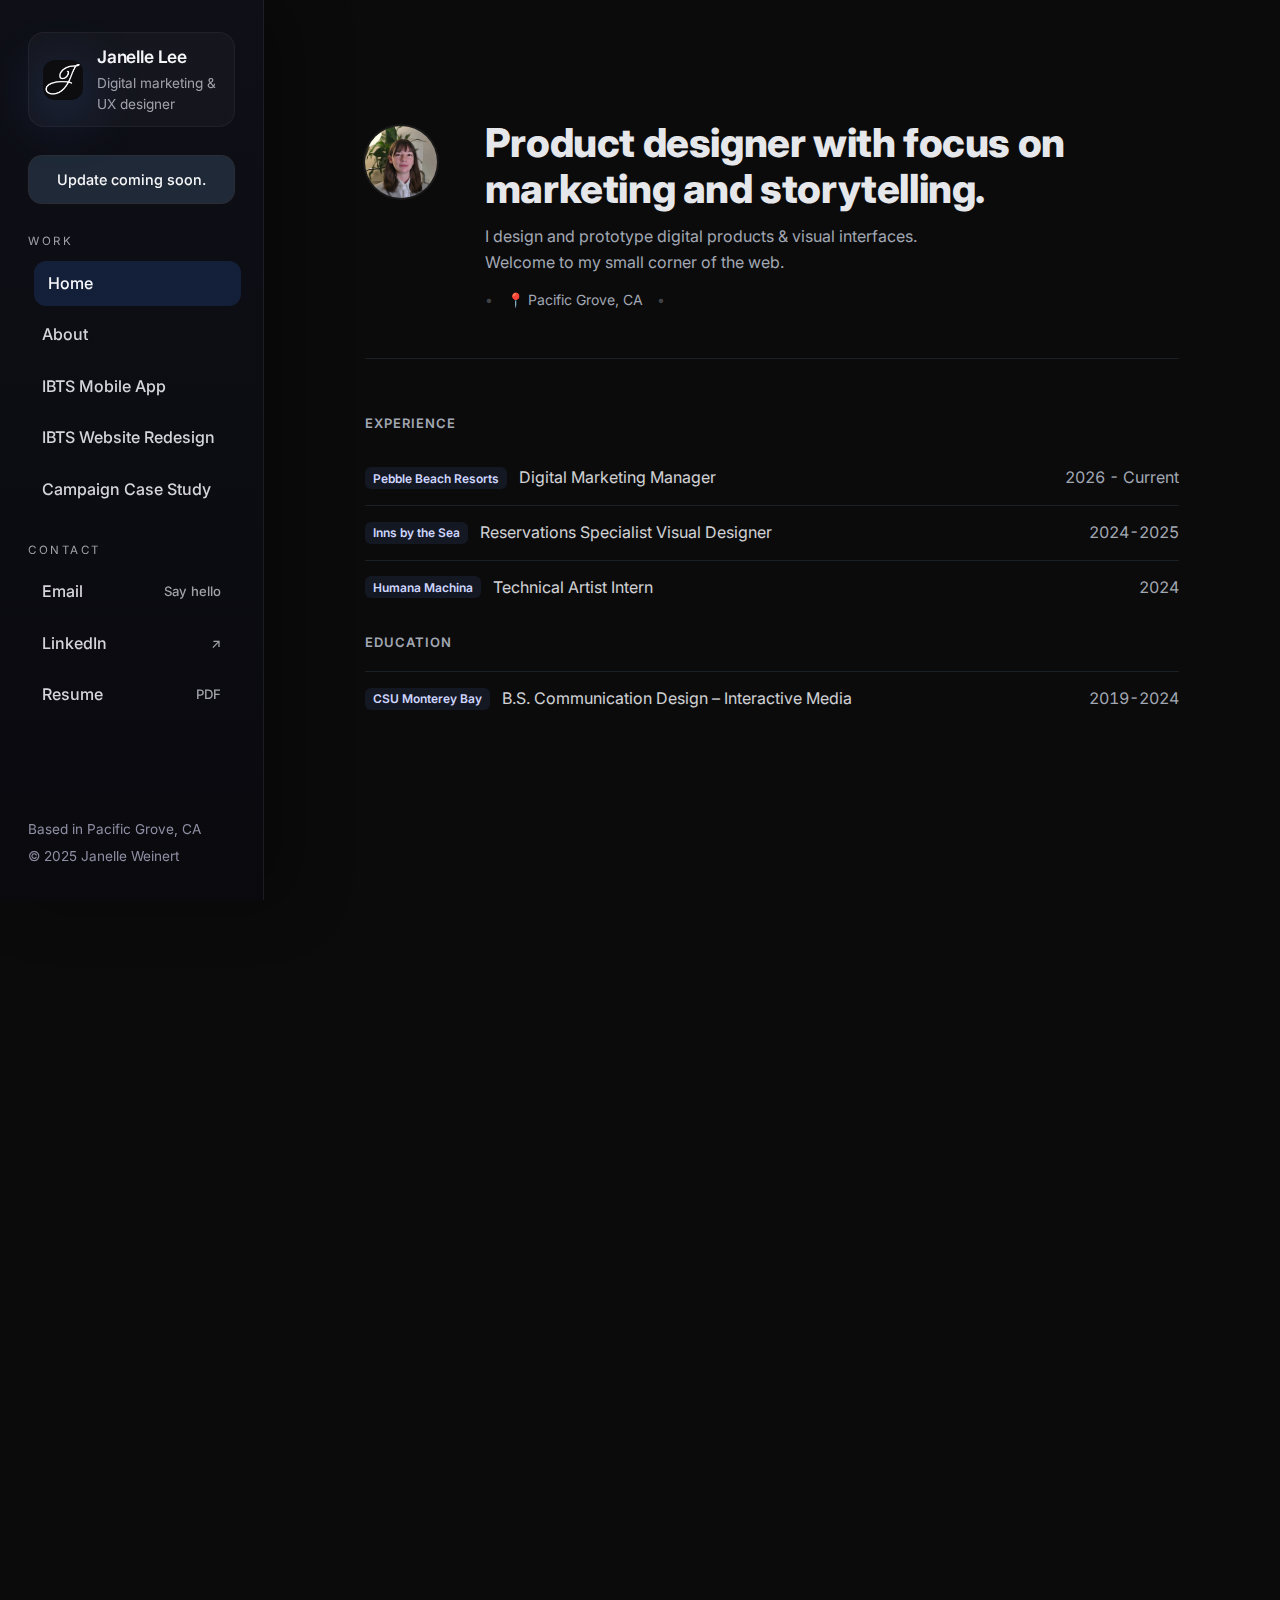
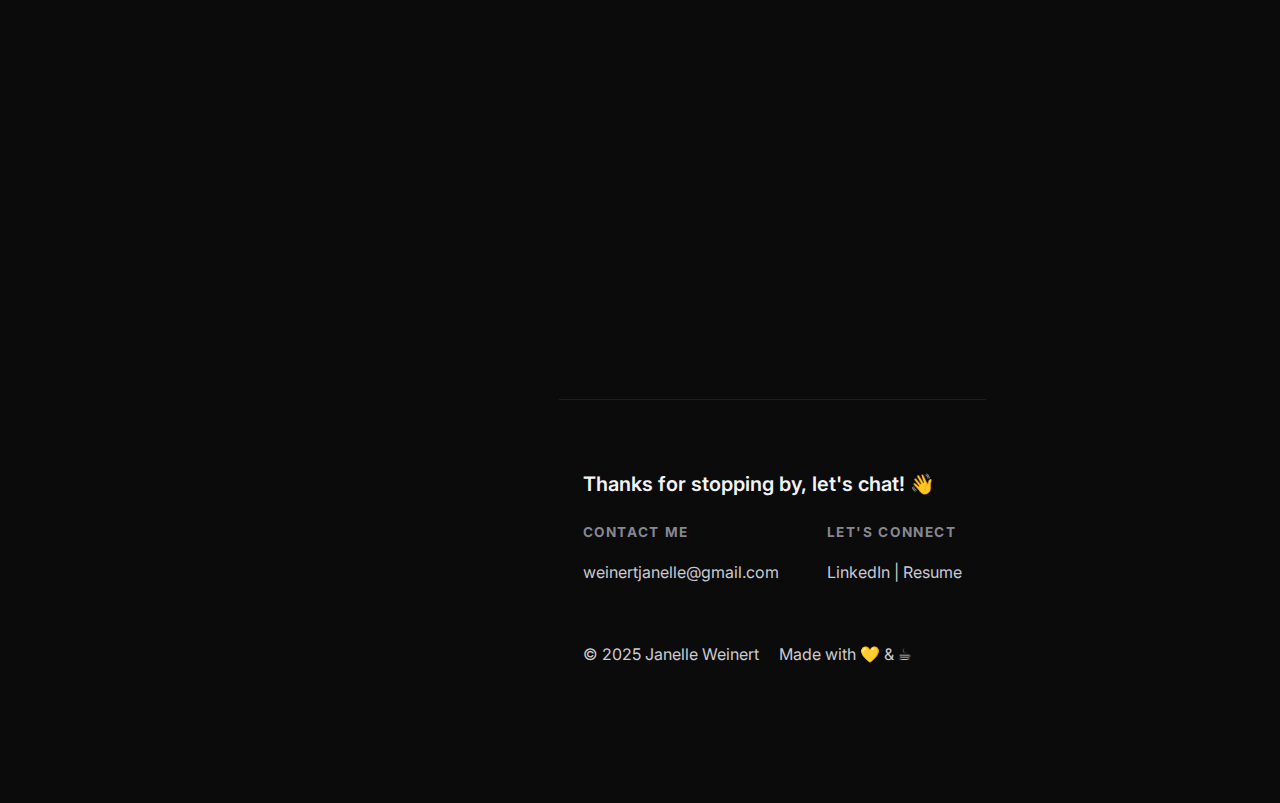
<file: index.html>
<!DOCTYPE html>
<html lang="en">
<head>
  <meta charset="UTF-8" />
  <meta name="viewport" content="width=device-width, initial-scale=1.0" />
  <title>Janelle Lee</title>

  <!-- Fonts used -->
  <link href="https://fonts.googleapis.com/css2?family=Inter:wght@400;500;700&display=swap" rel="stylesheet">
  <link rel="stylesheet" href="index.css" />

  <!-- Favicon -->
<link rel="icon" type="image/png" sizes="32x32" href="assets/cj-favicon-32.png">
<link rel="icon" type="image/png" sizes="16x16" href="assets/cj-favicon-16.png">
<link rel="shortcut icon" href="assets/j-favicon-32.png">
</head>


<body>
<div class="site-shell">
    <nav class="site-nav" id="site-navigation" aria-label="Primary">
      <button class="nav-toggle nav-close" type="button" aria-expanded="false" aria-label="Close navigation" aria-controls="site-navigation">
        <span></span>
      </button>
      <a class="site-brand" href="index.html">
        <img src="assets/janelle_logo.png" alt="Janelle Lee monogram" />
        <span class="brand-text">
          <span class="brand-title">Janelle Lee</span>
          <span class="brand-role">Digital marketing &amp; UX designer</span>
        </span>
      </a>
      <div class="nav-update">Update coming soon.</div>
      <div class="nav-section">
        <span class="nav-label">Work</span>
        <div class="nav-links" role="menubar">
          <a href="index.html" aria-current="page" role="menuitem">Home</a>
          <a href="about.html" role="menuitem">About</a>
          <a href="ibts_mobile_app.html" role="menuitem">IBTS Mobile App</a>
          <a href="ibts_desktop.html" role="menuitem">IBTS Website Redesign</a>
          <a href="campaign_case_study.html" role="menuitem">Campaign Case Study</a>
        </div>
      </div>
      <div class="nav-section">
        <span class="nav-label">Contact</span>
        <div class="nav-links" role="menubar">
          <a href="mailto:weinertjanelle@gmail.com" role="menuitem">Email<span class="nav-meta">Say hello</span></a>
          <a href="https://www.linkedin.com/in/janelle-lee-07a018371" target="_blank" rel="noopener" role="menuitem">LinkedIn<span class="nav-meta">↗</span></a>
          <a href="https://drive.google.com/file/d/1u0_DBDrEEicJI_XaIHcp30sGjKQX3RE1/view?usp=sharing" target="_blank" rel="noopener" role="menuitem">Resume<span class="nav-meta">PDF</span></a>
        </div>
      </div>
      <div class="nav-footer">
        <span>Based in Pacific Grove, CA</span>
        <span>&copy; 2025 Janelle Weinert</span>
      </div>
    </nav>

    <div class="site-main">
      <header class="mobile-topbar">
        <button class="nav-toggle" type="button" aria-expanded="false" aria-label="Open navigation" aria-controls="site-navigation">
          <span></span>
        </button>
        <span class="topbar-title">Janelle Lee</span>
        <a class="topbar-link" href="mailto:weinertjanelle@gmail.com">Email</a>
      </header>

      <div id="transition-wrapper" class="transition-wrapper"></div>

        <!-- New About layout -->
         
<div class="section home-v2">
  <!-- Hero -->
  <header class="kv">
    <img class="kv-avatar" src="assets/profile_pic.jpg" alt="Janelle Lee" />
    <div class="kv-copy">
      <h1 class="kv-title">Product designer with focus on marketing and storytelling.</h1>
      <p class="kv-sub">
        I design and prototype digital products & visual interfaces.<br />
        Welcome to my small corner of the web.
      </p>

      <p class="kv-meta">
        <span class="kv-dot">•</span>
        <span class="kv-loc">📍 Pacific Grove, CA</span>
        <span class="kv-dot">•</span>
        <span class="kv-time" id="kvTime"></span>
      </p>
    </div>
  </header>

  <!-- Team / Experience -->
  <section class="list">
    <h3 class="list-heading">Experience</h3>

    <article class="list-row">
      <div class="list-left">
        <span class="list-chip">Pebble Beach Resorts</span>
        <span class="list-role">Digital Marketing Manager</span>
      </div>
      <time class="list-right">2026 - Current</time>
    </article>

    <article class="list-row">
      <div class="list-left">
        <span class="list-chip">Inns by the Sea</span>
        <span class="list-role">Reservations Specialist Visual Designer</span>
      </div>
      <time class="list-right">2024-2025</time>
    </article>

    <article class="list-row">
      <div class="list-left">
        <span class="list-chip">Humana Machina</span>
        <span class="list-role">Technical Artist Intern</span>
      </div>
      <time class="list-right">2024</time>
    </article>

    <h3 class="list-heading">Education</h3>

    <article class="list-row">
      <div class="list-left">
        <span class="list-chip">CSU Monterey Bay</span>
        <span class="list-role">B.S. Communication Design – Interactive Media</span>
      </div>
      <time class="list-right">2019-2024</time>
    </article>
  </section>

</div>


  <div class="section">
    <div class="project normal">
      <div class="project-text scroll-fade">
        <h2>A New Take on a Classic Experience</h2>
        <p>Crafting an intuitive, beautiful, and engaging experience to help users book a vacation in Carmel-by-the-Sea or Half Moon Bay.</p>
        <a href="ibts_mobile_app.html" class="button">VIEW PROJECT <span class="arrow">→</span></a>
        </div>
        <div class="gradient-wrapper">
          <div class="gradient-bar"></div>
            <div class="project-img scroll-fade">
        <img src="assets/ibts-mobile-header2.png" alt="Mobile App Mockup Thumbnail Light and Dark Mode" class="scroll-thumb visible" />
        </div>
      </div>
    </div>
  

    <div class="project normal">
      <div class="project-text scroll-fade">
        <h2>Updating the Function and Flow</h2>
        <p>Improving booking site functionality and engagement across Inns by the Sea properties.</p>
        <a href="ibts_desktop.html" class="button">VIEW PROJECT <span class="arrow">→</span></a>
        </div>
        <div class="gradient-wrapper">
          <div class="gradient-bar"></div>
            <div class="project-img scroll-fade">
        <img src="assets/landing_page_mockup1.png" alt="Website Redesign" class="scroll-thumb visible" />
        </div>
      </div>
    </div>

    <div class="project normal">
      <div class="project-text scroll-fade">
        <h2>Integrated Campaign Case Study</h2>
        <p>Driving Shoulder Season Bookings with Integrated Email Campaigns</p>
        <a href="campaign_case_study.html" class="button">VIEW PROJECT <span class="arrow">→</span></a>
        </div>
        <div class="gradient-wrapper">
          <div class="gradient-bar"></div>
            <div class="project-img scroll-fade">
        <img src="assets/campaign_thumbnail.png" alt="Website Redesign" class="scroll-thumb visible" />
        </div>
      </div>
    </div>
  </div>

  <footer>
  <div class="footer-intro">
    <p>Thanks for stopping by, let's chat! 👋</p>
  </div>

  <div class="footer-content">
    <div class="footer-section">
      <h4>CONTACT ME</h4>
      <p><a href="mailto:weinertjanelle@gmail.com">weinertjanelle@gmail.com</a></p>
    </div>

    <div class="footer-section">
      <h4>LET'S CONNECT</h4>
      <p>
        <a href="https://www.linkedin.com/in/janelle-lee-07a018371/">LinkedIn</a> |
        <a href="https://drive.google.com/file/d/1u0_DBDrEEicJI_XaIHcp30sGjKQX3RE1/view?usp=sharing" target="_blank">Resume</a> 
        <!-- <a href="#">Work</a> -->
      </p>
    </div>
  </div>

  <div class="footer-bottom">
    <p>&copy; 2025 Janelle Weinert</p>
    <p>Made with 💛 & ☕</p>
  </div>
</footer>

    </div>
  </div>
  <div class="nav-overlay" hidden></div>

  <script src="assets/site.js"></script>
</body>
</html>
</file>
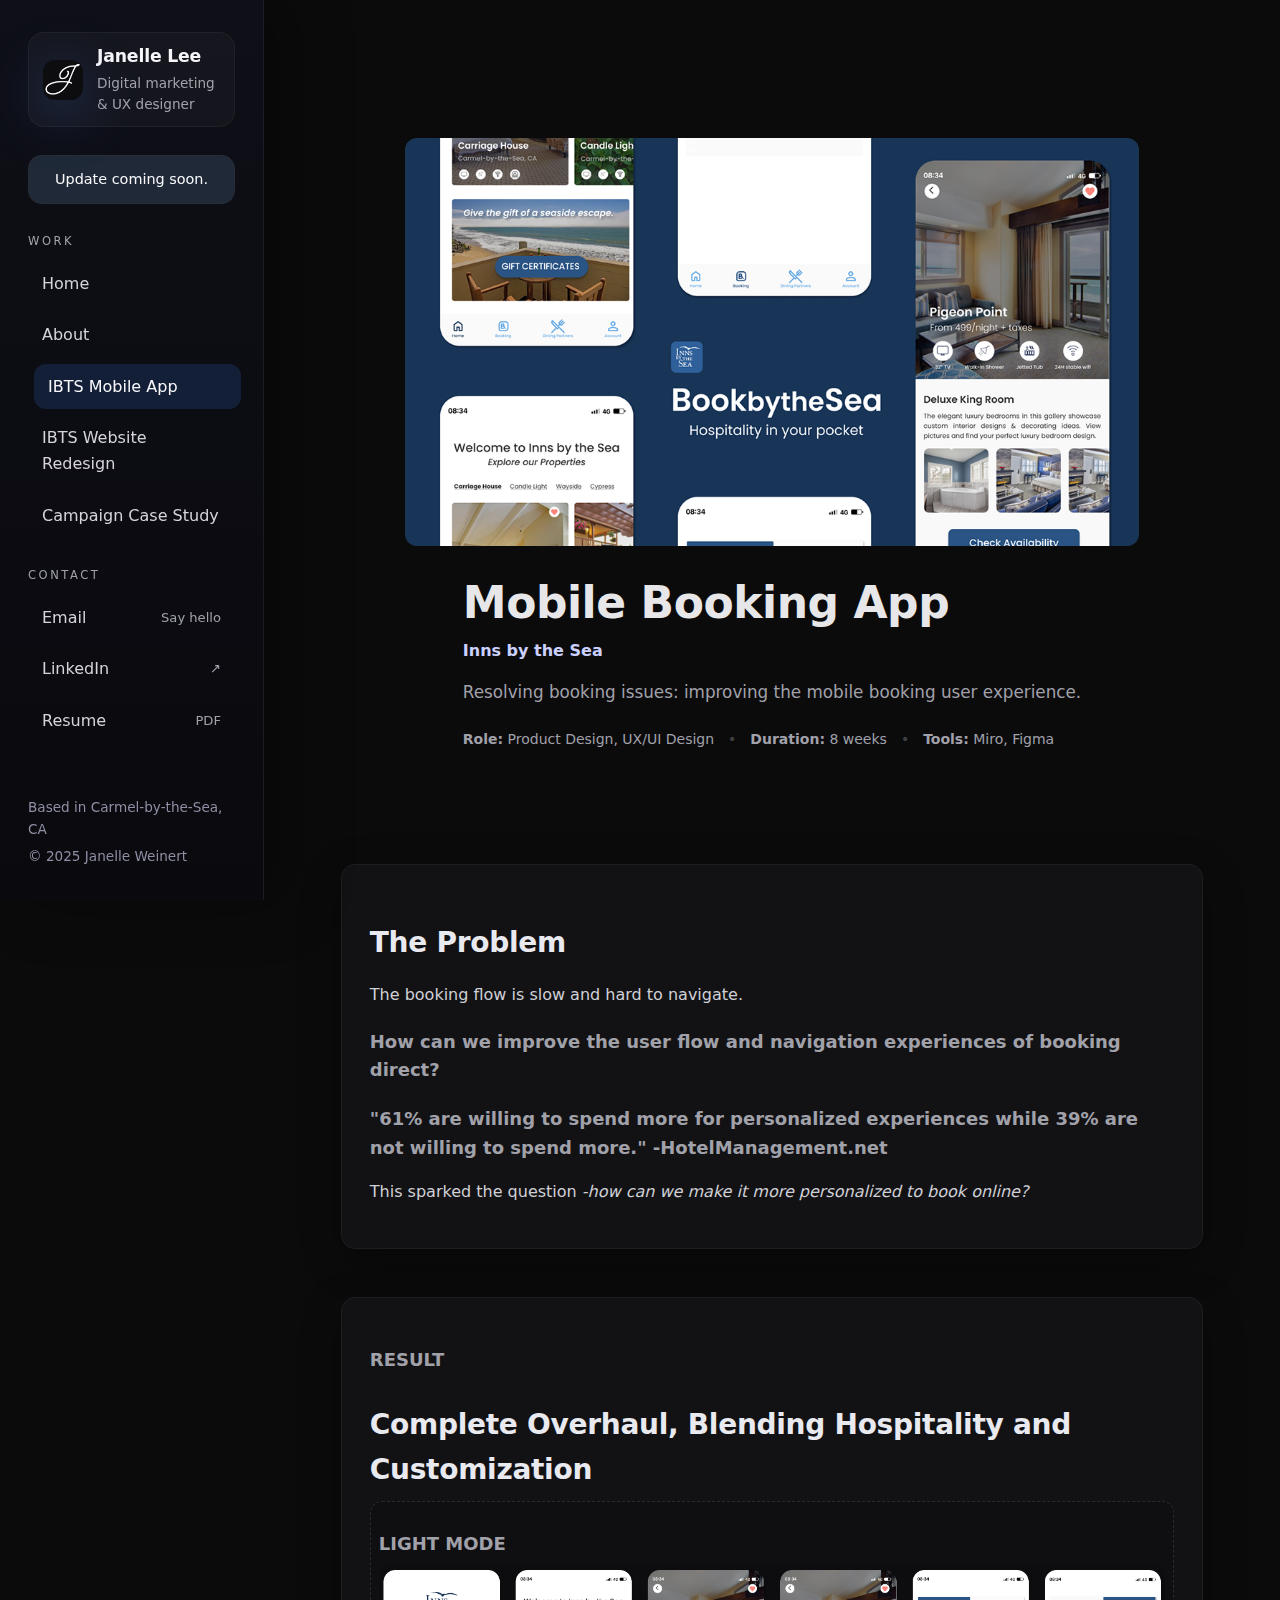
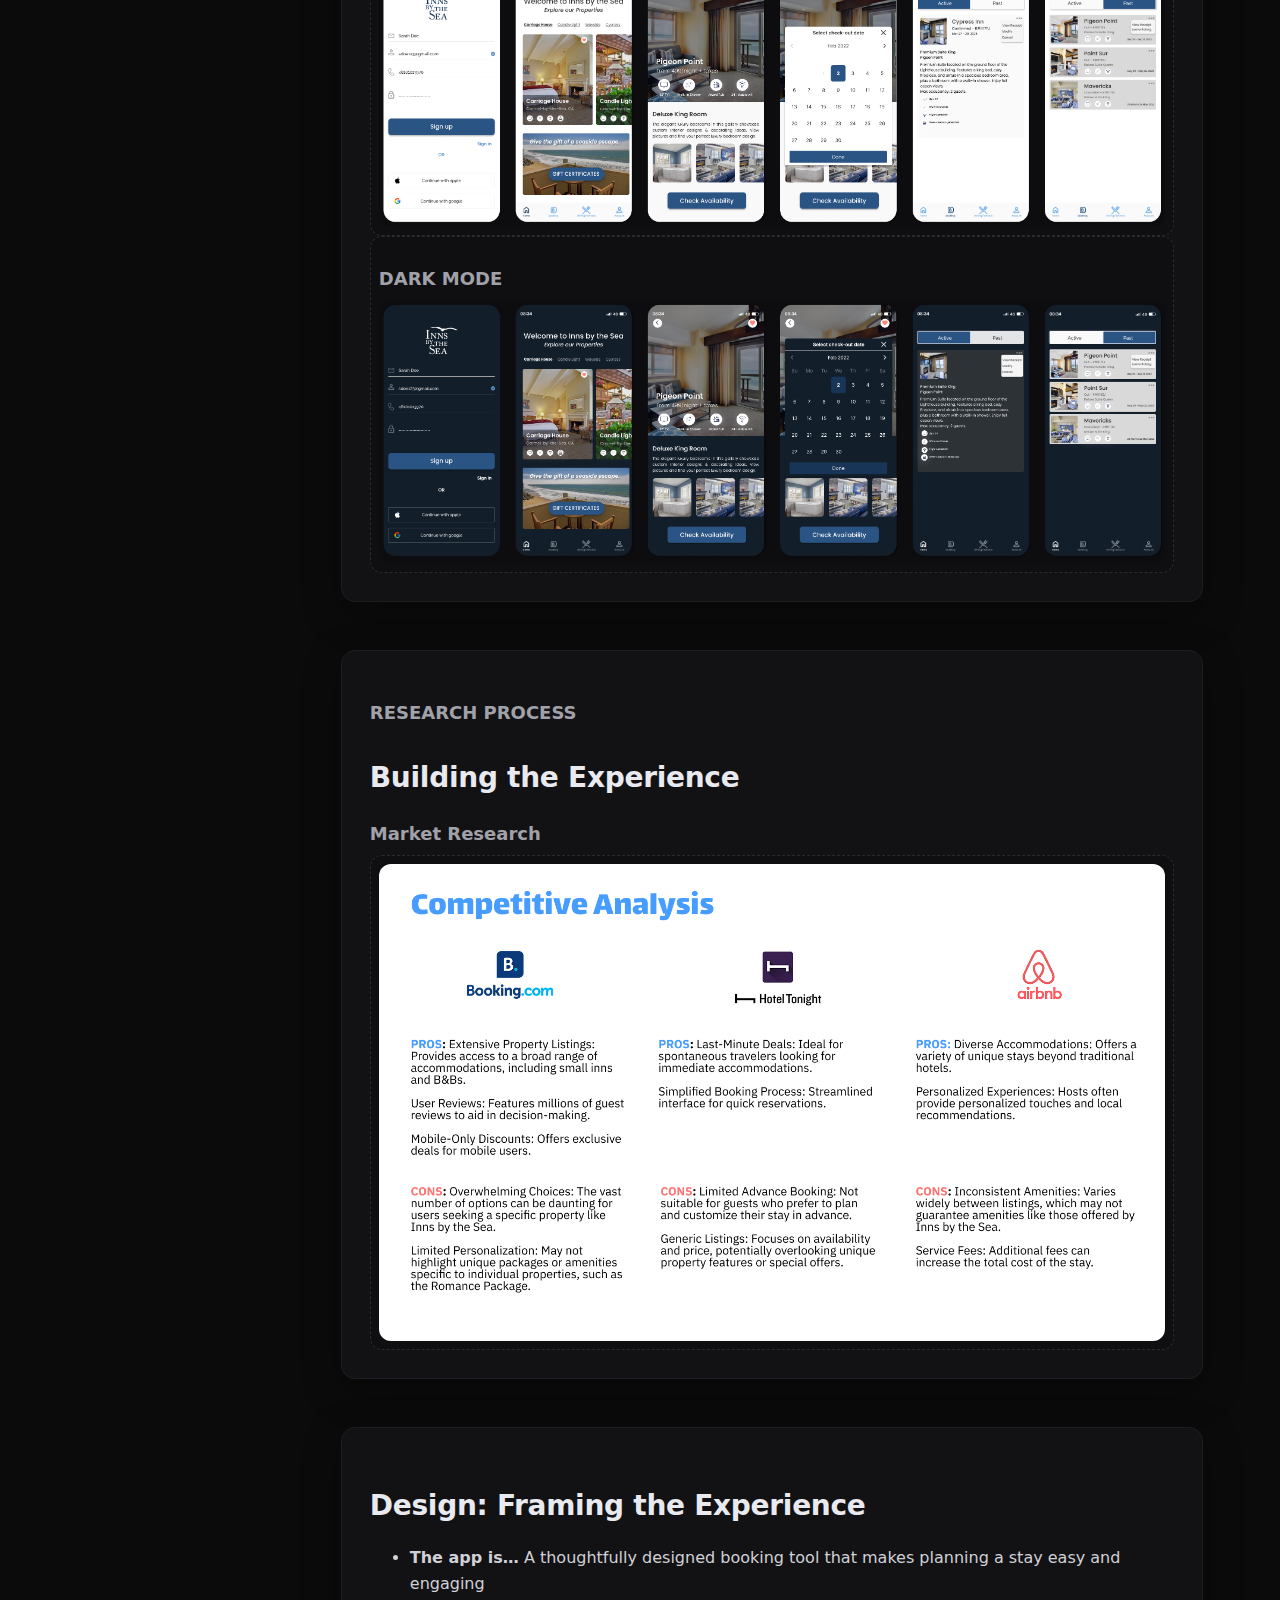
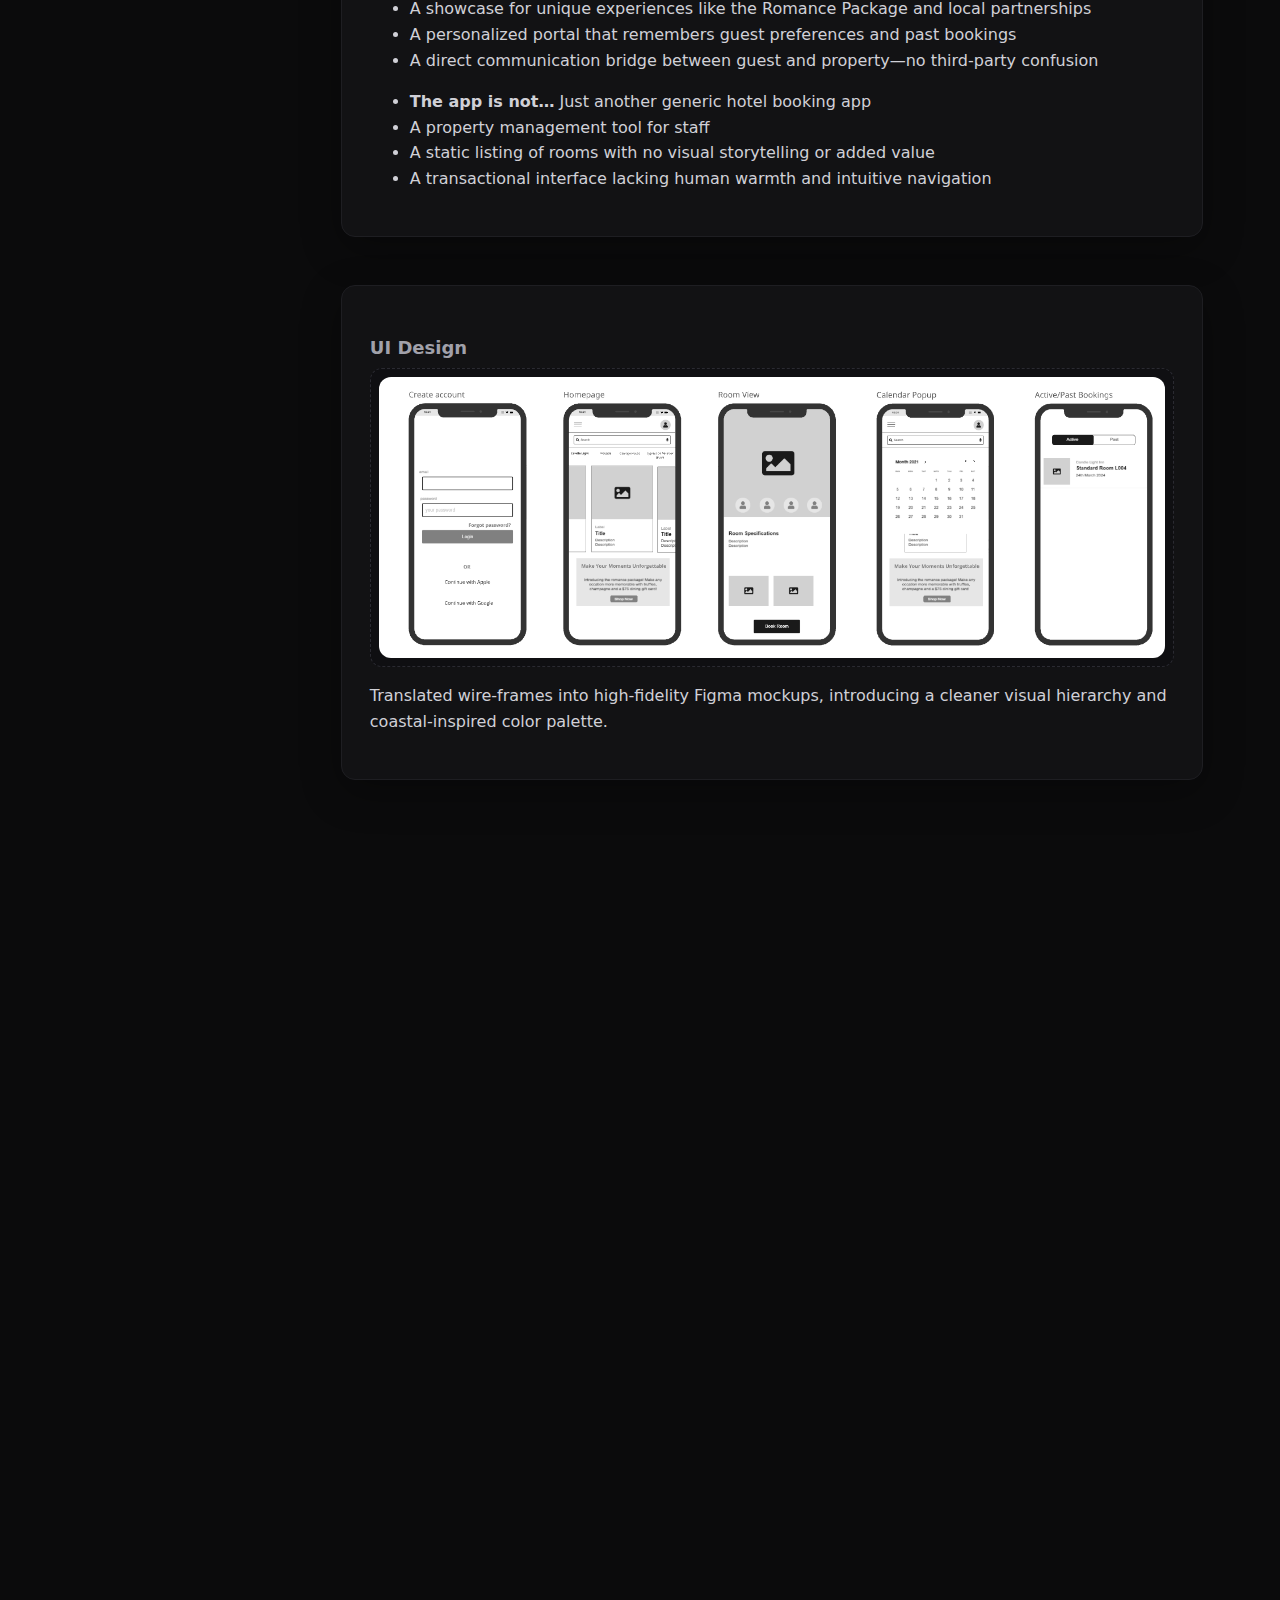
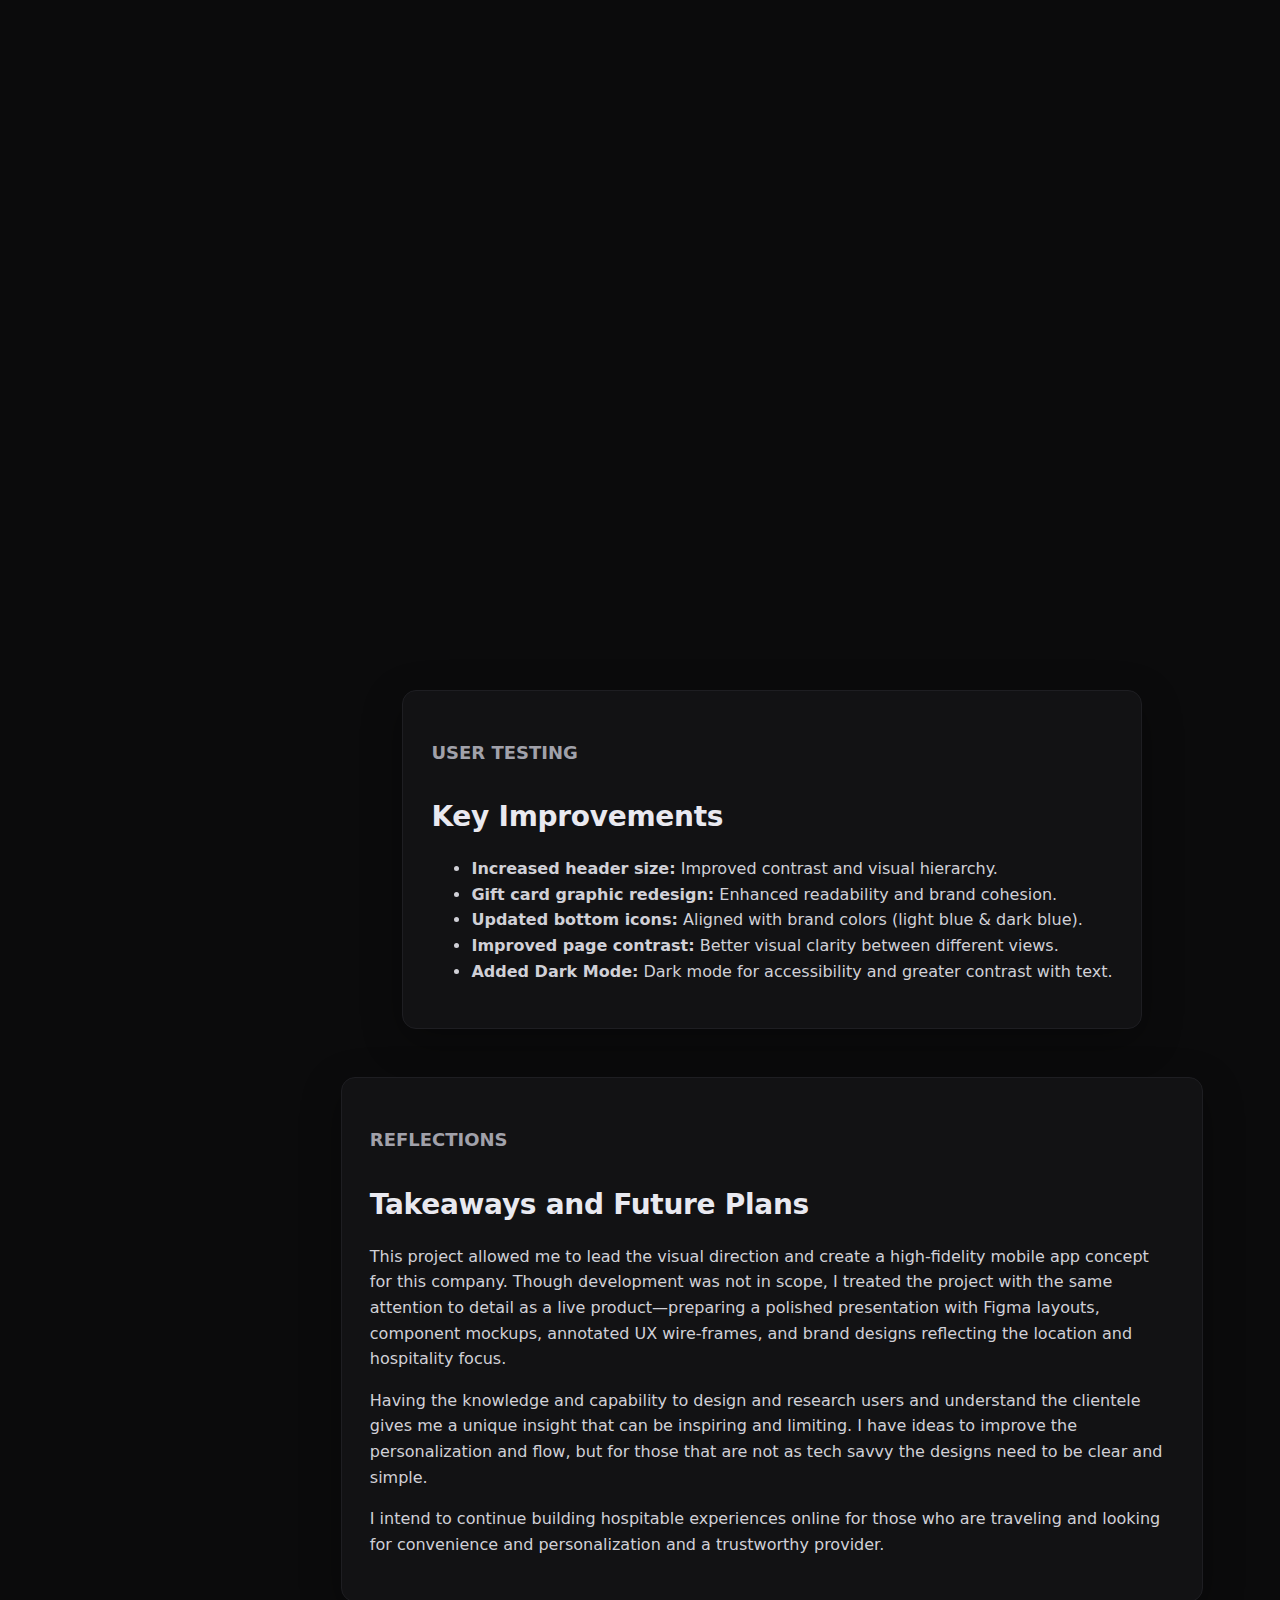
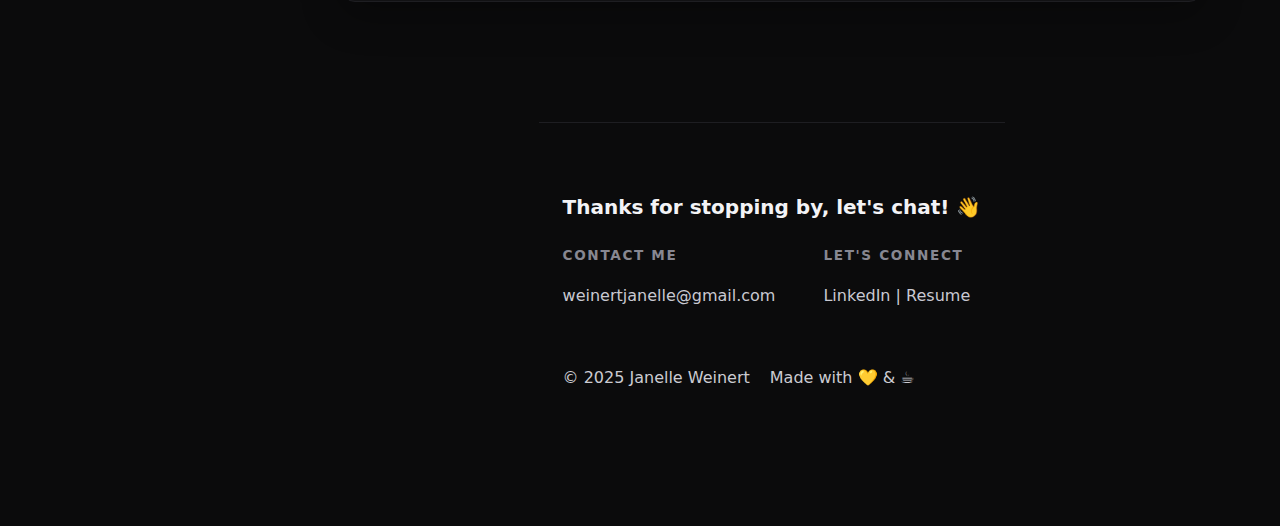
<file: ibts_mobile_app.html>
<!DOCTYPE html>
<html lang="en">
<head>
  <meta charset="UTF-8" />
  <meta name="viewport" content="width=device-width, initial-scale=1.0" />
  <title>IBTS Mobile App - Janelle Lee</title>
  <link rel="stylesheet" href="index.css" />
</head>

<body>
  <div class="site-shell">
    <nav class="site-nav" id="site-navigation" aria-label="Primary">
      <button class="nav-toggle nav-close" type="button" aria-expanded="false" aria-label="Close navigation" aria-controls="site-navigation">
        <span></span>
      </button>
      <a class="site-brand" href="index.html">
        <img src="assets/janelle_logo.png" alt="Janelle Lee monogram" />
        <span class="brand-text">
          <span class="brand-title">Janelle Lee</span>
          <span class="brand-role">Digital marketing &amp; UX designer</span>
        </span>
      </a>
      <div class="nav-update">Update coming soon.</div>
      <div class="nav-section">
        <span class="nav-label">Work</span>
        <div class="nav-links" role="menubar">
          <a href="index.html" role="menuitem">Home</a>
          <a href="about.html" role="menuitem">About</a>
          <a href="ibts_mobile_app.html" aria-current="page" role="menuitem">IBTS Mobile App</a>
          <a href="ibts_desktop.html" role="menuitem">IBTS Website Redesign</a>
          <a href="campaign_case_study.html" role="menuitem">Campaign Case Study</a>
        </div>
      </div>
      <div class="nav-section">
        <span class="nav-label">Contact</span>
        <div class="nav-links" role="menubar">
          <a href="mailto:weinertjanelle@gmail.com" role="menuitem">Email<span class="nav-meta">Say hello</span></a>
          <a href="https://www.linkedin.com/in/janelle-lee-07a018371" target="_blank" rel="noopener" role="menuitem">LinkedIn<span class="nav-meta">↗</span></a>
          <a href="https://drive.google.com/file/d/1u0_DBDrEEicJI_XaIHcp30sGjKQX3RE1/view?usp=sharing" target="_blank" rel="noopener" role="menuitem">Resume<span class="nav-meta">PDF</span></a>
        </div>
      </div>
      <div class="nav-footer">
        <span>Based in Carmel-by-the-Sea, CA</span>
        <span>&copy; 2025 Janelle Weinert</span>
      </div>
    </nav>
    <div class="site-main">
      <header class="mobile-topbar">
        <button class="nav-toggle" type="button" aria-expanded="false" aria-label="Open navigation" aria-controls="site-navigation">
          <span></span>
        </button>
        <span class="topbar-title">Janelle Lee</span>
        <a class="topbar-link" href="mailto:weinertjanelle@gmail.com">Email</a>
      </header>

      <div id="transition-wrapper" class="transition-wrapper"></div>
    <header class="case-hero case-hero--media-only">
        <img
          class="case-hero__image"
          src="assets/ibts-mobile-header2.png"
          alt="Preview screens from the Inns by the Sea mobile booking experience"
        />
      </header>
      <section class="case-hero-copy">
        <div class="case-hero-copy__inner">
          <h1 class="case-hero-copy__title">Mobile Booking App</h1>
          <p class="case-hero-copy__subtitle">Inns by the Sea</p>
      <p class="case-hero-copy__summary">
            Resolving booking issues: improving the mobile booking user experience.
          </p>

          <p class="case-hero-copy__meta">
            <span><strong>Role:</strong> Product Design, UX/UI Design</span>
            <span class="case-hero-copy__dot">•</span>
            <span><strong>Duration:</strong> 8 weeks</span>
            <span class="case-hero-copy__dot">•</span>
            <span><strong>Tools:</strong> Miro, Figma</span>
          </p>
        </div>
      </section>
        <!-- <section class="ibts-case-section case-hero">
  <div class="case-hero-grid"> -->
    <!-- left column -->
    <!-- <div class="case-hero-left">
      <div class="img-placeholder">
        <img src="assets/ibts_mobile_app_preview.jpg" alt="Competitive Analysis Graphic" />
      </div>
    </div> -->

    <!-- right column -->
    <!-- <div class="case-hero-right">
      <h3>Crafting an experience that is intuitive, and engaging to help people succeed in their cozy vacation goals. ✨</h3>
      <p>
        Inns by the Sea is a small hospitality company based in Carmel-by-the-Sea, CA with four welcoming, classic
        inns on the California coast. I joined the team as a Front Desk Agent in October, then was promoted to
        Reservations Specialist in January 2025. As I learned more about the clients, I noticed booking trends and
        pain points; this project promotes the properties and resolves key booking issues.
      </p>
    </div> -->
  <!-- </div>
</section> -->
        <!-- Project Overview and Problem Statement -->
        <section class="ibts-case-section">
          <!-- <h2>Project Overview</h2>
          <p>The IBTS Mobile App is a companion to the Inns by the Sea website, built to help travelers easily browse properties, check availability, and book stays directly from their phones. My role encompassed end-to-end product design, from initial discovery to hand-off of polished Figma assets.</p>
           -->
          <h2>The Problem</h2>
          <p>The booking flow is slow and hard to navigate.</p>
          <h3>How can we improve the user flow and navigation experiences of booking direct?</h3>
          <h3>"61% are willing to spend more for personalized experiences while 39% are not willing to spend more." -HotelManagement.net</h3>
          <p>This sparked the question <em>-how can we make it more personalized to book online?</em></p>
          <!-- <ul>
            <li>HMW improve the clarity, customization, and ease of booking directly through the app?</li>
            <li>HMW make exclusive offerings like the Romance Package more discoverable and desirable?</li>
            <li>HMW support returning guests by helping them remember and repeat past experiences they loved?</li>
          </ul> -->
        </section>

      <!-- Final Designs / RESULT -->
        <section class="ibts-case-section">
          <h3>RESULT</h3>
          <h2>Complete Overhaul, Blending Hospitality and Customization</h2>
          <div class="img-placeholder">
            <h3>LIGHT MODE</h3>
            <img src="assets/ibts-screens-light.png" alt="Final Product Screens Light Mode"/>
          </div>
          <div class="img-placeholder">
            <h3>DARK MODE</h3>
            <img src="assets/ibts-screens-dark.png" alt="Final Product Screens Dark Mode"/>
          </div>
        </section>
      
        <!-- Process -->
        <section class="ibts-case-section">
          <h3>RESEARCH PROCESS</h3>
          <h2>Building the Experience</h2>
            <h3>Market Research</h3>
          <div class="img-placeholder">
            <img src="assets/competitve_analysis_ibts_mobile.png" alt="Competitive Analysis Graphic" />
          </div>
          <!-- <div class="img-placeholder">      
            <img src="assets/pie_chart_ibts_mobile.png" alt="Pie Chart" />
          </div> -->
        </section>
        <!-- User Personas -->
        <!-- <section class="ibts-case-section key-findings">
          <h3>Key Findings</h3>
          <div class="quotes">
            <div class="quote left">
              Where can I purchase a gift certificate? I couldn’t find it anywhere on the website.
            </div>
            <div class="quote right">
              I didn’t know you even had a Romance Package! I would’ve added it for our anniversary.
            </div>
            <div class="quote left">
              Which room did I stay in last time? I loved it but can’t remember the name.
            </div>
          </div> -->
        </section>

        <!-- <section class="ibts-case-section user-personas">
          <h3>User Personas</h3>
          <h2>What are people saying?</h2>
          <div class="img-placeholder">
            <img src="assets/persona1_lena_marco.png" alt="Lena &amp; Marco"/>
            <p>"What is the difference between the Deluxe King and the Premium King?"</p>
          </div>
        </section> -->
        <section class="ibts-case-section design-process">
          <h2>Design: Framing the Experience</h2>
          <div class="process">
            <div class="step">
              <ul>
                <li><strong>The app is…</strong> A thoughtfully designed booking tool that makes planning a stay easy and engaging</li>
                <li>A showcase for unique experiences like the Romance Package and local partnerships</li>
                <li>A personalized portal that remembers guest preferences and past bookings</li>
                <li>A direct communication bridge between guest and property—no third-party confusion</li>
              </ul>
            </div>
            <div class="step">
              <ul>
                <li><strong>The app is not…</strong> Just another generic hotel booking app</li>
                <li>A property management tool for staff</li>
                <li>A static listing of rooms with no visual storytelling or added value</li>
                <li>A transactional interface lacking human warmth and intuitive navigation</li>
              </ul>
            </div>
          </div>
        </section>
      <!-- Wireframes -->
        <!-- <section class="ibts-case-section">
          <h2>Flowmap</h2>
          <p>Developed a flowmap for the user journey through the app.</p>
          <div class="img-placeholder">
            <iframe width="768" height="432" src="https://miro.com/app/live-embed/uXjVIzN8V_U=/?embedMode=view_only_without_ui&moveToViewport=-335,953,2396,1179&embedId=560997034852" frameborder="0" scrolling="no" allow="fullscreen; clipboard-read; clipboard-write" allowfullscreen></iframe>
          </div>
          <h2>Wireframes</h2>
          <div class="img-placeholder">
            <iframe width="768" height="432" src="https://miro.com/app/live-embed/uXjVIp97HWI=/?embedMode=view_only_without_ui&moveToViewport=-2872,-1387,5743,2718&embedId=46083493330" frameborder="0" scrolling="no" allow="fullscreen; clipboard-read; clipboard-write" allowfullscreen></iframe>
          </div>
        </section> -->
        <!-- UI Design -->
        <section class="ibts-case-section">
          <h3>UI Design</h3>
          <div class="img-placeholder">
            <img src="assets/miro_wireframe_hi-fi_ibts.png" alt="Miro Wireframe Screens"/>
          </div>
          <p>Translated wire-frames into high-fidelity Figma mockups, introducing a cleaner visual hierarchy and coastal-inspired color palette.</p>
        </section>
        <!-- Brand Design -->
        <!-- <section class="ibts-case-section">
          <h3>BRAND</h3>
          <div class="img-placeholder">
            <img src="assets/brand_for_ibts_mobile.png" alt="Wireframe Screens"/>
          </div>
          <h3>Building a brand design that is compliant with the Web Content Accessibility Guidelines (WCAG)</h3>
        </section> -->
        <!-- Final Look -->
        <article class="case-block scroll-fade" data-campaign="romantic-getaway">
          <div class="case-block__inner">
            <div class="case-block__copy">
              <h4>Final Look</h4>
              <ul class="case-block__bullets">
                <li><strong>LANDING PAGE & ROOM VIEW</strong></li>
                <li><strong>FEATURES:</strong> See the overview of properties, then select a property, room type, and view
                amenities within a few taps. Easy to view, explore and visit each property from the convenience
                of a mobile booking app.</li>
              </ul>

              <div class="stats">
                <div class="stat"><strong>61% of guests are willing to spend more on a personalized experience, as I mentioned before. 
                  Booking and viewing each room from the app makes it easy to customize your stay.</strong><p>This appeals to the customers who prefer mobile booking through Expedia and Booking.com</p>
              <p>Please note - both Dark Mode and Light Mode are available. Dark Mode is featured for higher contrast and greater accessibility.</p>
              </div>
                <!-- <div class="stat"><strong>30% OTA bookings down to 20%</strong><span>Click-Through</span></div> -->
              </div>
            </div>
            

            <figure class="case-block__media">
              <img src="assets/mobile_booking_two_screens.png" alt="2 mobile screens showing the landing page and room view of the IBTS mobile app" />
              <figcaption>Final Design</figcaption>
            </figure>
          </div>
        </article>
<!-- SECOND EXAMPLE -->
        <article class="case-block scroll-fade" data-campaign="romantic-getaway">
          <div class="case-block__inner">
            <div class="case-block__copy">
              <ul class="case-block__bullets">
                <li><strong>Flash Screen with Logo and Restaurant Partners</strong></li>
                <li><strong>FEATURES:</strong> Logo Flash Screen and Restaurant Partners List accessible through the app.</li>
              </ul>

              <div class="stats">
                <div class="stat"><strong>Showcasing the flash screen for branding voice. Restaurant partnerships for local dining options.
                        
                </strong><p>This appeals to the customers who prefer making reservations ahead of their stay.</p>
              </div>
                <!-- <div class="stat"><strong>30% OTA bookings down to 20%</strong><span>Click-Through</span></div> -->
              </div>
            </div>
            

            <figure class="case-block__media">
              <video autoplay muted loop playsinline> 
          <source src="assets/mobile-app-ibts-clip.mp4" 
          type="video/mp4">
        </video>
              <!-- <img src="assets/mobile_booking_two_screens.png" alt="2 mobile screens showing the landing page and room view of the IBTS mobile app" /> -->
              <figcaption>Final Design</figcaption>
            </figure>
          </div>
        </article>

        <section class="ibts-case-section key-improvements">
          <h3>USER TESTING</h3>
          <h2>Key Improvements</h2>
          <ul class="improvement-list">
            <li><strong>Increased header size:</strong> Improved contrast and visual hierarchy.</li>
            <li><strong>Gift card graphic redesign:</strong> Enhanced readability and brand cohesion.</li>
            <li><strong>Updated bottom icons:</strong> Aligned with brand colors (light blue &amp; dark blue).</li>
            <li><strong>Improved page contrast:</strong> Better visual clarity between different views.</li>
            <li><strong>Added Dark Mode:</strong> Dark mode for accessibility and greater contrast with text.</li>
          </ul>
        </section>
      

        <!-- Reflection & Learnings -->
        <section class="ibts-case-section">
          <h3>REFLECTIONS</h3>
          <h2>Takeaways and Future Plans</h2>
          <p>This project allowed me to lead the visual 
            direction and create a high-fidelity mobile 
            app concept for this company. Though 
            development was not in scope, I treated 
            the project with the same attention to detail 
            as a live product—preparing a polished presentation with Figma layouts, 
            component mockups, annotated UX wire-frames, and brand designs reflecting
             the location and hospitality focus.</p>
             <p>Having the knowledge and capability to design and research users and understand the clientele gives me a unique 
             insight that can be inspiring and limiting. I have ideas to improve the personalization and flow, but for those that are not as tech savvy
             the designs need to be clear and simple.</p>
          <p>I intend to continue building hospitable experiences online for those who are traveling and looking for convenience and personalization and a trustworthy provider.</p>
        </section>
    
      
      
        <footer>
        <div class="footer-intro">
          <p>Thanks for stopping by, let's chat! 👋</p>
        </div>
      
        <div class="footer-content">
          <div class="footer-section">
            <h4>CONTACT ME</h4>
            <p><a href="mailto:weinertjanelle@gmail.com">weinertjanelle@gmail.com</a></p>
          </div>
      
          <div class="footer-section">
            <h4>LET'S CONNECT</h4>
            <p>
              <a href="https://www.linkedin.com/in/janelle-lee-07a018371/">LinkedIn</a> |
              <a href="https://drive.google.com/file/d/1u0_DBDrEEicJI_XaIHcp30sGjKQX3RE1/view?usp=sharing" target="_blank">Resume</a> 
              <!-- <a href="#">Work</a> -->
            </p>
          </div>
        </div>
      
        <div class="footer-bottom">
          <p>&copy; 2025 Janelle Weinert</p>
          <p>Made with 💛 & ☕</p>
        </div>
      </footer>
    </div>
  </div>
  <div class="nav-overlay" hidden></div>

  <script src="assets/site.js"></script>
    <script>
    document.addEventListener('DOMContentLoaded', () => {
      const zoomOverlay = document.getElementById('zoomOverlay');
      const zoomedImg = document.getElementById('zoomedImg');
  
      if (!zoomOverlay || !zoomedImg) return;
  
      document.querySelectorAll('main img, .ibts-case-section img').forEach(img => {
        img.addEventListener('click', () => {
          zoomedImg.src = img.currentSrc || img.src;
          zoomOverlay.classList.add('active');
        });
      });
  
      zoomOverlay.addEventListener('click', () => {
        zoomOverlay.classList.remove('active');
        zoomedImg.removeAttribute('src');
      });
  
      document.addEventListener('keydown', event => {
        if (!zoomOverlay.classList.contains('active')) return;
        if (event.key === 'Escape' || event.key === 'Esc') {
          zoomOverlay.classList.remove('active');
          zoomedImg.removeAttribute('src');
        }
      });
    });
    </script>
  
  </body>
  </html>
</file>
<file: index.css>
/* =============================================
   GG Kim–inspired layout + flow for Janelle site
   Dark theme restored
   ============================================= */

/* 1) RESET & TOKENS */
*, *::before, *::after{ box-sizing:border-box; }
html, body{ height:100%; }
body{ margin:0; font-family: Inter, ui-sans-serif, system-ui, -apple-system, Segoe UI, Roboto, Helvetica, Arial, "Apple Color Emoji", "Segoe UI Emoji"; line-height:1.6; background:#0b0b0c; color:#e7e7ea; -webkit-font-smoothing:antialiased; min-height:100%; transition:opacity .4s ease; }
img, video{ max-width:100%; display:block; }
a{ color:inherit; text-decoration:none; }

:root{
  --sidebar-width: 288px;
  --sidebar-padding: 32px;
  --topbar-height: 64px;
  --page-max: 1120px;
  --pad: 24px;
  --bg: #0b0b0c;
  --elev: #121214;
  --muted: #a1a1aa;
  --line: #1e1e22;
  --accent: #3b82f6;
  --chip: #0f172a;
}

/* 2) LAYOUT SHELL & NAVIGATION */
.site-shell{
  min-height:100vh;
  display:flex;
  background:var(--bg);
}

.site-nav{
  position:fixed;
  inset:0 auto 0 0;
  width:var(--sidebar-width);
  display:flex;
  flex-direction:column;
  gap:28px;
  padding:32px var(--sidebar-padding);
  background:linear-gradient(180deg, rgba(15,16,24,.96) 0%, rgba(10,10,15,.94) 100%);
  border-right:1px solid rgba(38,38,46,.65);
  box-shadow:24px 0 60px rgba(0,0,0,.32);
  z-index:120;
  overflow-y:auto;
}

.site-nav::-webkit-scrollbar{ width:6px; }
.site-nav::-webkit-scrollbar-thumb{ background:rgba(88,88,98,.4); border-radius:100px; }

.site-brand{
  display:flex;
  align-items:center;
  gap:14px;
  padding:10px 14px;
  border-radius:16px;
  color:#f5f5f8;
  background:rgba(255,255,255,.03);
  border:1px solid rgba(255,255,255,.05);
  transition:background .2s ease, border-color .2s ease, transform .25s ease;
}
.site-brand:hover{
  background:rgba(255,255,255,.07);
  border-color:rgba(255,255,255,.12);
  transform:translateY(-1px);
}
.site-brand img{
  width:40px; height:40px;
  object-fit:contain;
  filter:drop-shadow(0 12px 28px rgba(59,130,246,.35));
}
.brand-text{
  display:flex;
  flex-direction:column;
  gap:2px;
}
.brand-title{
  font-size:1.08rem;
  font-weight:600;
  letter-spacing:-0.01em;
}
.brand-role{
  font-size:.85rem;
  color:var(--muted);
}

.nav-update{
  padding:12px 16px;
  border-radius:14px;
  background:#1f2937;
  border:1px solid rgba(46,46,54,.8);
  color:#f8f8fb;
  font-size:.9rem;
  font-weight:500;
  text-align:center;
}

.nav-section{
  display:flex;
  flex-direction:column;
  gap:10px;
}
.nav-label{
  font-size:.72rem;
  letter-spacing:.22em;
  color:var(--muted);
  text-transform:uppercase;
}
.nav-links{
  display:flex;
  flex-direction:column;
  gap:6px;
}
.nav-links a{
  display:flex;
  align-items:center;
  justify-content:space-between;
  gap:10px;
  padding:10px 14px;
  border-radius:12px;
  color:#d4d4da;
  font-weight:500;
  transition:background .2s ease, color .2s ease, transform .2s ease;
}
.nav-links a[aria-current="page"],
.nav-links a:hover{
  background:rgba(59,130,246,.16);
  color:#f7f7fb;
  transform:translateX(6px);
}
.nav-meta{
  font-size:.82rem;
  color:var(--muted);
}

.nav-footer{
  margin-top:auto;
  display:flex;
  flex-direction:column;
  gap:6px;
  font-size:.85rem;
  color:#8e8ea4;
}
.nav-footer a{
  color:#c1c1d4;
}
.nav-footer a:hover{
  color:#fff;
}

.site-main{
  flex:1;
  margin-left:var(--sidebar-width);
  padding:48px clamp(36px, 6vw, 96px);
  display:flex;
  flex-direction:column;
}

.mobile-topbar{
  display:none;
}

.nav-toggle{
  appearance:none;
  border:none;
  background:rgba(255,255,255,.06);
  color:#f9f9fc;
  border-radius:14px;
  width:46px;
  height:46px;
  display:flex;
  align-items:center;
  justify-content:center;
  cursor:pointer;
  transition:background .2s ease, transform .2s ease;
}
.nav-toggle:hover{ background:rgba(255,255,255,.12); }
.nav-toggle:active{ transform:scale(.96); }
.nav-toggle span{
  position:relative;
  display:block;
  width:20px;
  height:2px;
  border-radius:2px;
  background:currentColor;
  transition:transform .25s ease, opacity .25s ease, background .25s ease;
}
.nav-toggle span::before,
.nav-toggle span::after{
  content:"";
  position:absolute;
  left:0;
  width:20px;
  height:2px;
  border-radius:2px;
  background:currentColor;
  transition:transform .25s ease, opacity .25s ease;
}
.nav-toggle span::before{ top:-6px; }
.nav-toggle span::after{ top:6px; }
.nav-toggle:focus-visible{
  outline:2px solid rgba(59,130,246,.8);
  outline-offset:3px;
}

body.nav-open .nav-toggle span{
  background:transparent;
}
body.nav-open .nav-toggle span::before{
  transform:translateY(6px) rotate(45deg);
}
body.nav-open .nav-toggle span::after{
  transform:translateY(-6px) rotate(-45deg);
}

.nav-close{
  display:none;
  align-self:flex-end;
  margin:-6px 0 4px;
  background:rgba(255,255,255,.04);
  border:1px solid rgba(255,255,255,.08);
  width:40px;
  height:40px;
}

.nav-overlay{
  position:fixed;
  inset:0;
  background:rgba(5,6,10,.6);
  backdrop-filter:blur(4px);
  opacity:0;
  pointer-events:none;
  transition:opacity .28s ease;
  z-index:90;
}

body.nav-open{ overflow:hidden; }

body.nav-open .nav-overlay{
  opacity:1;
  pointer-events:auto;
}

/* 3) LAYOUT SHELL */
.container{ max-width:var(--page-max); padding: 48px var(--pad); margin:0 auto; }

.header{
  max-width:var(--page-max);
  margin:clamp(32px, 9vw, 112px) auto 0;
  padding:0 var(--pad);
}
.header .header-content{
  display:flex;
  flex-direction:column;
  gap:18px;
  max-width:640px;
  transition:opacity .6s ease, transform .6s ease;
}
.js-enabled .header .header-content{ opacity:0; transform:translateY(24px); }
.js-enabled .header .header-content.visible{ opacity:1; transform:translateY(0); }
.header .header-content h1{ font-size:clamp(36px, 6.2vw, 58px); margin:0; letter-spacing:-0.02em; }
.header .header-content h2{ font-size:clamp(22px, 3.2vw, 32px); color:#cbd1ff; margin:0; font-weight:600; }
.header .header-content p{ font-size:1.05rem; color:#d7d8e5; line-height:1.7; }

/* global rhythm */
h1{ font-size:clamp(28px, 4vw, 42px); letter-spacing:-0.01em; line-height:1.15; margin:0 0 6px; }
h2{ font-size:clamp(20px, 2.6vw, 28px); letter-spacing:-0.01em; margin:28px 0 8px; color:#f0f0f2; }
h3{ font-size:clamp(16px, 2vw, 18px); color:var(--muted); font-weight:600; margin:20px 0 6px; }
p{ color:#cbcbd2; }
.small{ color:var(--muted); font-size:.95rem; }

/* 4) CASE STUDY HEADER */
.case-study-header{ position:relative; min-height:46vh; display:flex; align-items:center; justify-content:center; text-align:left; background:transparent; padding: 72px 0 24px; }
.case-study-header .header-overlay{ background:#101014; border:1px solid var(--line); box-shadow: 0 12px 40px rgba(0,0,0,.45); border-radius:14px; padding:22px 22px; max-width:720px; }
.case-study-header h1{ margin-bottom:6px; }
.case-study-header h2{ color:#a4b8ff; margin:0 0 6px; font-weight:600; }
.case-study-header p{ color:#c9c9d2; }

/* 5) CASE STUDY LAYOUT */
.case-study-wrap{
  display:flex;
  flex-direction:column;
  gap:48px;
}

.case-block{
  background:var(--elev);
  border:1px solid var(--line);
  border-radius:20px;
  padding:32px clamp(24px, 4vw, 48px);
  box-shadow:0 20px 55px rgba(0,0,0,.32);
}

.case-block__inner{
  display:flex;
  flex-direction:column;
  gap:32px;
}

.case-block__copy h4{
  font-size:clamp(22px, 2.8vw, 30px);
  margin:0 0 14px;
  color:#f4f4f8;
}

.case-block__bullets{
  list-style:none;
  margin:0;
  padding:0;
  display:grid;
  gap:10px;
  color:#d5d5de;
}

.case-block__bullets strong{
  color:#f2f2f9;
}

.case-block__copy p,
.case-block__copy li{
  color:#cfcfd8;
  font-size:1rem;
}

.stats{
  margin-top:26px;
  display:grid;
  gap:14px;
  grid-template-columns:repeat(auto-fit, minmax(160px, 1fr));
}

.stat{
  background:rgba(12,12,18,.82);
  border:1px solid var(--line);
  border-radius:16px;
  padding:16px 18px;
  display:flex;
  flex-direction:column;
  gap:4px;
  box-shadow:inset 0 0 0 1px rgba(255,255,255,.02);
}

.stat strong{
  font-size:1.45rem;
  font-weight:700;
  letter-spacing:-0.01em;
  color:#f8f8fb;
}

.stat span{
  font-size:.9rem;
  color:var(--muted);
}

.case-block__media{
  margin:0;
  display:flex;
  flex-direction:column;
  gap:12px;
}

.case-block__media figcaption{
  font-size:.9rem;
  color:var(--muted);
}

@media (min-width: 900px){
  .case-block__inner{
    flex-direction:row;
    align-items:center;
  }

  .case-block:nth-of-type(even) .case-block__inner{
    flex-direction:row-reverse;
  }

  .case-block__copy,
  .case-block__media{
    flex:1;
  }
}

/* 6) SECTIONS / CARDS */
.section{ padding:56px var(--pad); max-width:var(--page-max); margin:0 auto; }
.card, .ibts-case-section{ background:var(--elev); border:1px solid var(--line); border-radius:14px; box-shadow: 0 12px 40px rgba(0,0,0,.30); padding:28px; max-width:var(--page-max); margin:24px auto; }
.ibts-case-section h2{ color:#e9e9f0; }
.ibts-case-section h3{ color:var(--muted); font-style:normal; }
.ibts-case-section p, .ibts-case-section li{ color:#d0d0d7; }
.ibts-case-section .img-placeholder{ background:#0f0f12; border:1px dashed #2a2a31; border-radius:12px; padding:8px; }
.ibts-case-section iframe{ width:100%; border-radius:12px; border:1px solid var(--line); background:#0f0f12; }

/* 7) TIMELINE / TEAM rows */
.list{ display:grid; gap:10px; margin:18px 0; }
.row{ display:grid; grid-template-columns: 1fr auto; align-items:center; padding:10px 12px; border-radius:10px; border:1px solid var(--line); background:#0f0f12; }
.row .left{ display:flex; gap:10px; align-items:center; }
.row .badge{ background:var(--chip); border:1px solid var(--line); padding:4px 8px; border-radius:8px; font-size:.85rem; color:#c8c8cf; }
.row .meta{ color:#8e8e96; font-size:.95rem; }

/* 8) IMAGES */
img{ border-radius:12px; background:#0d0d10; }
img.zoomable{ cursor:zoom-in; transition: transform .25s ease, filter .25s ease; }
img.zoomable:hover{ transform: translateY(-2px); filter:brightness(1.03); }

/* About page image size */
.profile-image{ width:220px; height:auto; }

.skills-columns{
  display:grid;
  gap:18px;
  grid-template-columns:repeat(auto-fit, minmax(220px, 1fr));
}
.skill-category{
  background:rgba(18,18,26,.72);
  border:1px solid var(--line);
  border-radius:16px;
  padding:18px 20px 20px;
}
.skill-category h4{
  margin-top:0;
  color:#f3f3f6;
}
.skill-category ul{
  margin:12px 0 0;
  padding-left:20px;
  color:#cbccd6;
  line-height:1.6;
}

/* 9) CTA BUTTONS */
.button, a.button{ display:inline-flex; align-items:center; gap:8px; padding:10px 14px; font-weight:600; font-size:.95rem; border-radius:10px; background:#11121a; border:1px solid var(--line); color:#e9e9f2; transition: transform .12s ease, border-color .2s ease, box-shadow .2s ease; }
.button:hover{ transform:translateY(-2px); border-color:#2a2a31; box-shadow:0 10px 28px rgba(0,0,0,.35); }
.button .arrow{ transition:transform .18s ease; }
.button:hover .arrow{ transform:translateX(4px); }

/* 10) PROJECT SPLIT */
.project{ display:grid; grid-template-columns: 1.1fr 1fr; gap:26px; align-items:end; max-width:var(--page-max); margin:64px auto; }
.project.reverse{ grid-template-columns: 1fr 1.1fr; }
.project-text h2{ margin-top:0; }
.project-text p{ color:#cfcfd6; }
.project-img img{ width:100%; border-radius:14px; box-shadow: 0 18px 48px rgba(0,0,0,.45); }

/* 11) FOOTER */
footer{
  max-width:var(--page-max);
  margin:96px auto 0;
  padding:48px var(--pad) 72px;
  border-top:1px solid var(--line);
  color:#bdbdc6;
}
footer .footer-intro p{ font-size:1.25rem; font-weight:600; color:#f3f3f6; }
footer .footer-content{ display:flex; flex-wrap:wrap; gap:48px; margin:22px 0 24px; }
footer .footer-section h4{ font-size:.85rem; letter-spacing:.12em; color:#878791; margin:0 0 6px; }
footer .footer-section a{ color:#c9c9d2; }
footer .footer-section a:hover{ color:#fff; }
footer .footer-bottom{ display:flex; gap:20px; color:#8e8e96; }

/* 12) UTILITIES */
.max{ max-width:var(--page-max); margin:0 auto; }
.muted{ color:var(--muted); }
.divider{ height:1px; background:var(--line); border:none; margin:14px 0; }
.scroll-fade{ opacity:0; transform:translateY(12px); transition: opacity .5s ease, transform .5s ease; }
.scroll-fade.visible{ opacity:1; transform:translateY(0); }
body.fade-out{ opacity:0; }


/* 12.5) Homepage styles update */
/* =============================================
   HOMEPAGE "George Kim"–style section (scoped)
   ============================================= */

.home-v2{
  --panel:#111318;
  --text:#e6e7ea;
  --muted:#a2a8b3;
  --line:#1b1f26;
  --chip-bg:#141823;
  --chip-text:#cfd6ff;

  max-width: 980px;
  margin: 0 auto;
  padding: 48px 24px 96px;
  color: var(--text);
}

/* HERO */
.home-v2 .kv{
  display:grid;
  grid-template-columns:96px 1fr;
  gap:24px;
  align-items:start;
  padding:24px 0 32px;
  border-bottom:1px solid var(--line);
}
.home-v2 .kv-avatar{
  width:72px; height:72px; border-radius:50%;
  object-fit:cover; margin-top:6px;
  box-shadow:0 0 0 2px rgba(255,255,255,.06);
}
.home-v2 .kv-title{
  font-size:clamp(18px,3.6vw,40px);
  line-height:1.15; font-weight:800;
  letter-spacing:-.01em; margin:0 0 12px;
}
.home-v2 .kv-sub{ color:var(--muted); margin:0 0 12px; }
.home-v2 .kv-meta{
  display:flex; flex-wrap:wrap; gap:8px 14px;
  color:var(--muted); font-size:14px;
}
.home-v2 .kv-meta .kv-prev strong{ color:var(--text); }
.home-v2 .kv-dot{ opacity:.35; }

/* TEAM / EXPERIENCE (override any global .list) */
.home-v2 .list{
  display:block;
  padding-top:24px;
  margin-top:12px;
}
.home-v2 .list-heading{
  color:var(--muted);
  font-size:13px; font-weight:600;
  letter-spacing:.08em; text-transform:uppercase;
  margin:18px 0;
}
.home-v2 .list-row{
  display:grid;
  grid-template-columns:1fr max-content;
  align-items:center;
  padding:14px 0;
  border-top:1px solid var(--line);
}
.home-v2 .list-row:first-of-type{ border-top:none; }
.home-v2 .list-left{ display:flex; align-items:center; gap:12px; min-width:0; }
.home-v2 .list-chip{
  display:inline-flex; align-items:center; justify-content:center;
  height:22px; padding:0 8px; border-radius:6px;
  background:var(--chip-bg); color:var(--chip-text);
  font-size:12px; font-weight:600;
}
.home-v2 .list-role{
  color:var(--text); opacity:.9;
  white-space:nowrap; overflow:hidden; text-overflow:ellipsis;
}
.home-v2 .list-right{
  color:var(--muted);
  font-variant-numeric:tabular-nums;
  margin-left:16px;
}


/* Responsive */
@media (max-width:700px){
  .home-v2 .kv{ grid-template-columns:56px 1fr; gap:16px; }
  .home-v2 .kv-avatar{ width:56px; height:56px; }
  .home-v2 .list-row{ grid-template-columns:1fr auto; }
}

/* =============================================
   Mobile Booking app page App hero (media-first)
   ============================================= */

.case-hero{
  max-width:var(--page-max);
  margin:0 auto;
  padding:clamp(48px, 7vw, 96px) clamp(24px, 7vw, 64px) 0;
}

.case-hero--media-only{
  padding-bottom:clamp(18px, 6vw, 32px);
}

.case-hero__image{
  width:100%;
  height:auto;
  display:block;
}

.case-hero-copy{
  max-width:var(--page-max);
  margin:0 auto;
  padding:0 clamp(24px, 7vw, 64px) clamp(56px, 7vw, 96px);
}

.case-hero-copy__inner{
  max-width:640px;
}

.case-hero-copy__title{
  font-size:clamp(26px, 4vw, 44px);
  line-height:1.12;
  font-weight:800;
  letter-spacing:-0.01em;
  margin:0 0 10px;
}

.case-hero-copy__subtitle{
  margin:0 0 16px;
  font-weight:600;
  color:#cbd1ff;
}

.case-hero-copy__summary{
  margin:0 0 22px;
  font-size:1.05rem;
  color:var(--muted);
}

.case-hero-copy__meta{
  display:flex;
  flex-wrap:wrap;
  gap:8px 14px;
  color:var(--muted);
  font-size:14px;
  margin:0;
}

.case-hero-copy__dot{ opacity:.35; }

@media (max-width:700px){
  .case-hero{
    padding:clamp(32px, 9vw, 48px) clamp(18px, 7vw, 28px) 0;
  }

  .case-hero-copy{
    padding:0 clamp(18px, 7vw, 28px) clamp(40px, 10vw, 60px);
  }

  .case-hero-copy__summary{
    font-size:1rem;
  }
}

/* =============================================
   PROJECT HEADER (scoped to .case-v2)
   — mirrors .home-v2
   ============================================= */

.case-v2{
  --panel:#111318;
  --text:#e6e7ea;
  --muted:#a2a8b3;
  --line:#1b1f26;
  --chip-bg:#141823;
  --chip-text:#cfd6ff;

  max-width: var(--page-max); /* align with your case sections */
  margin: 0 auto;
   padding: clamp(48px, 6vw, 82px) clamp(24px, 6vw, 64px) 0;
   color: var(--text);
}

/* KV hero (same structure as home) */
.case-v2 .kv{
  display:grid;
  grid-template-columns:minmax(0, 1fr);
  gap:clamp(24px, 5vw, 40px);
  align-items:start;
  padding:clamp(32px, 6vw, 64px) 0 clamp(36px, 6vw, 72px);
  border-bottom:none;
}
.case-v2 .kv-copy{ max-width:640px; }
.case-v2 .kv-media{
  display:flex;
  justify-content:center;
}
.case-v2 .kv-media img{
  width:min(520px, 100%);
  height:auto;
}
.case-v2 .kv-title{
  font-size:clamp(24px,3.6vw,40px);
  line-height:1.15;
  font-weight:800;
  letter-spacing:-.01em;
  margin:0 0 8px;
}
.case-v2 .kv-sub{
  color:#cbd1ff;              /* subtle contrast to match home vibe */
  margin:0 0 10px;
  font-weight:600;
}
.case-v2 .kv-meta{
  display:flex;
  flex-wrap:wrap;
  gap:8px 14px;
  color:var(--muted);
  font-size:14px;
}
.case-v2 .kv-dot{ opacity:.35; }

/* Rows (same as homepage Team) */
.case-v2 .list{
  display:block !important;   /* beat any global .list grid */
  padding-top:24px;
  margin-top:12px;
}
.case-v2 .list-heading{
  color:var(--muted);
  font-size:13px;
  font-weight:600;
  letter-spacing:.08em;
  text-transform:uppercase;
  margin:18px 0;
}
.case-v2 .list-row{
  display:grid;
  grid-template-columns:1fr max-content;
  align-items:center;
  padding:14px 0;
  border-top:1px solid var(--line);
}
.case-v2 .list-row:first-of-type{ border-top:none; }
.case-v2 .list-left{ display:flex; align-items:center; gap:12px; min-width:0; }
.case-v2 .list-chip{
  display:inline-flex; align-items:center; justify-content:center;
  height:22px; padding:0 8px; border-radius:6px;
  background:var(--chip-bg); color:var(--chip-text);
  font-size:12px; font-weight:600;
}
.case-v2 .list-role{
  color:var(--text); opacity:.9;
  white-space:nowrap; overflow:hidden; text-overflow:ellipsis;
}
.case-v2 .list-right{
  color:var(--muted);
  font-variant-numeric:tabular-nums;
  margin-left:16px;
}


/* Responsive — same breakpoints as home */
@media (max-width:700px){
.case-v2{ padding: 36px clamp(18px, 7vw, 28px) 0; }
  .case-v2 .kv{ padding: clamp(26px, 7vw, 38px) 0 clamp(32px, 7vw, 48px); }
   .case-v2 .list-row{ grid-template-columns:1fr auto; }
}
@media (min-width:900px){
  .case-v2 .kv{
    grid-template-columns:minmax(0, 1.05fr) minmax(280px, 420px);
  }
  .case-v2 .kv-copy{ max-width:560px; }
}

/* 13) RESPONSIVE */
@media (max-width: 1280px){
  :root{
    --sidebar-width: 264px;
    --sidebar-padding: 28px;
  }
}

@media (max-width: 1080px){
  :root{ --sidebar-width: 248px; }
  .site-main{ padding:44px clamp(28px, 6vw, 80px); }
}

@media (max-width: 960px){
  :root{
    --sidebar-width: min(84vw, 320px);
    --topbar-height: 60px;
  }
  .site-shell{ flex-direction:column; }
  .site-nav{
    transform:translateX(-110%);
    inset:0 auto 0 0;
    width:var(--sidebar-width);
    max-width:320px;
    padding:28px 26px 48px;
    border-right:1px solid rgba(36,36,44,.6);
    border-bottom:1px solid rgba(36,36,44,.4);
    box-shadow:0 0 0 rgba(0,0,0,0);
    transition:transform .32s cubic-bezier(.22,1,.36,1);
  }
  body.nav-open .site-nav{
    transform:translateX(0);
    box-shadow:28px 0 80px rgba(0,0,0,.45);
  }
  .nav-close{ display:flex; }
  .site-main{
    margin-left:0;
    padding:calc(var(--topbar-height) + 32px) clamp(20px, 6vw, 32px) 60px;
  }
  .mobile-topbar{
    display:flex;
    align-items:center;
    justify-content:space-between;
    gap:16px;
    position:sticky;
    top:0;
    padding:12px 0;
    backdrop-filter:saturate(140%) blur(16px);
    background:rgba(12,12,18,.92);
    border-bottom:1px solid rgba(36,36,44,.6);
    z-index:80;
  }
  .topbar-title{
    font-weight:600;
    letter-spacing:-0.01em;
  }
  .topbar-link{
    font-size:.92rem;
    color:#9ea0ff;
  }
  .nav-overlay{ display:block; }
}

@media (max-width: 720px){
  .header{ padding:0 clamp(18px, 6vw, 26px); }
  .section{ padding:48px clamp(18px, 6vw, 26px); }
  .project{ grid-template-columns:1fr; gap:32px; }
  .site-main{ padding:calc(var(--topbar-height) + 24px) clamp(18px, 6vw, 24px) 56px; }
}

@media (max-width: 520px){
  .header{ min-height:420px; border-radius:22px; }
  .header .header-content{ gap:14px; }
  .header .header-content h1{ font-size:clamp(30px, 10vw, 44px); }
  .header .header-content h2{ font-size:clamp(18px, 6.5vw, 26px); }
  .header .header-content p{ font-size:1rem; }
  .site-main{ padding:calc(var(--topbar-height) + 20px) clamp(16px, 6vw, 22px) 48px; }
  .mobile-topbar{ padding:10px 0; }
  .nav-toggle{ width:42px; height:42px; }
}

@media (min-width: 961px){
  .nav-overlay{ display:none; }
  .nav-close{ display:none; }
}
/* IBTS case hero grid layout (two columns like a detail page) */
.case-hero .case-hero-grid{
  display: grid;
  grid-template-columns: 1.2fr 1fr;
  gap: 24px;
}
.case-hero-left, .case-hero-right{ min-width: 0; }
@media (max-width: 900px){
  .case-hero .case-hero-grid{ grid-template-columns: 1fr; }
}
</file>
